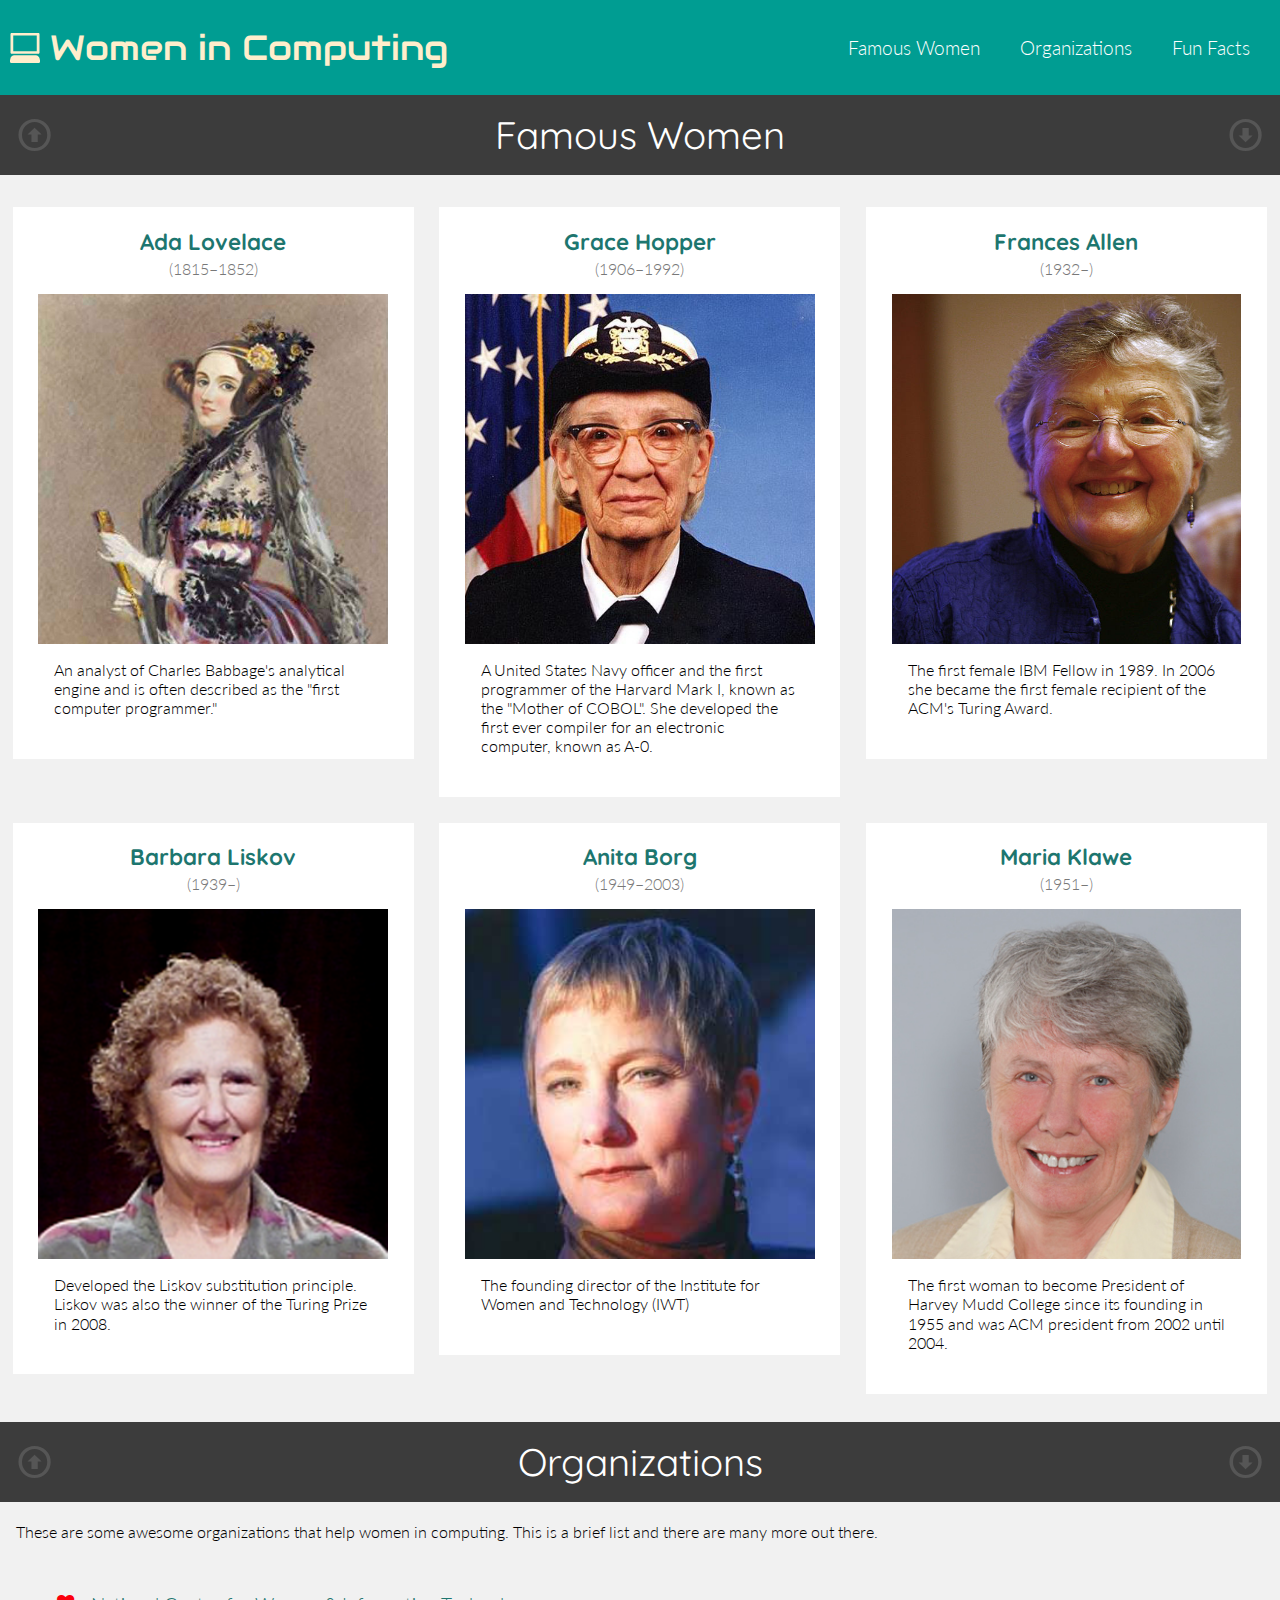
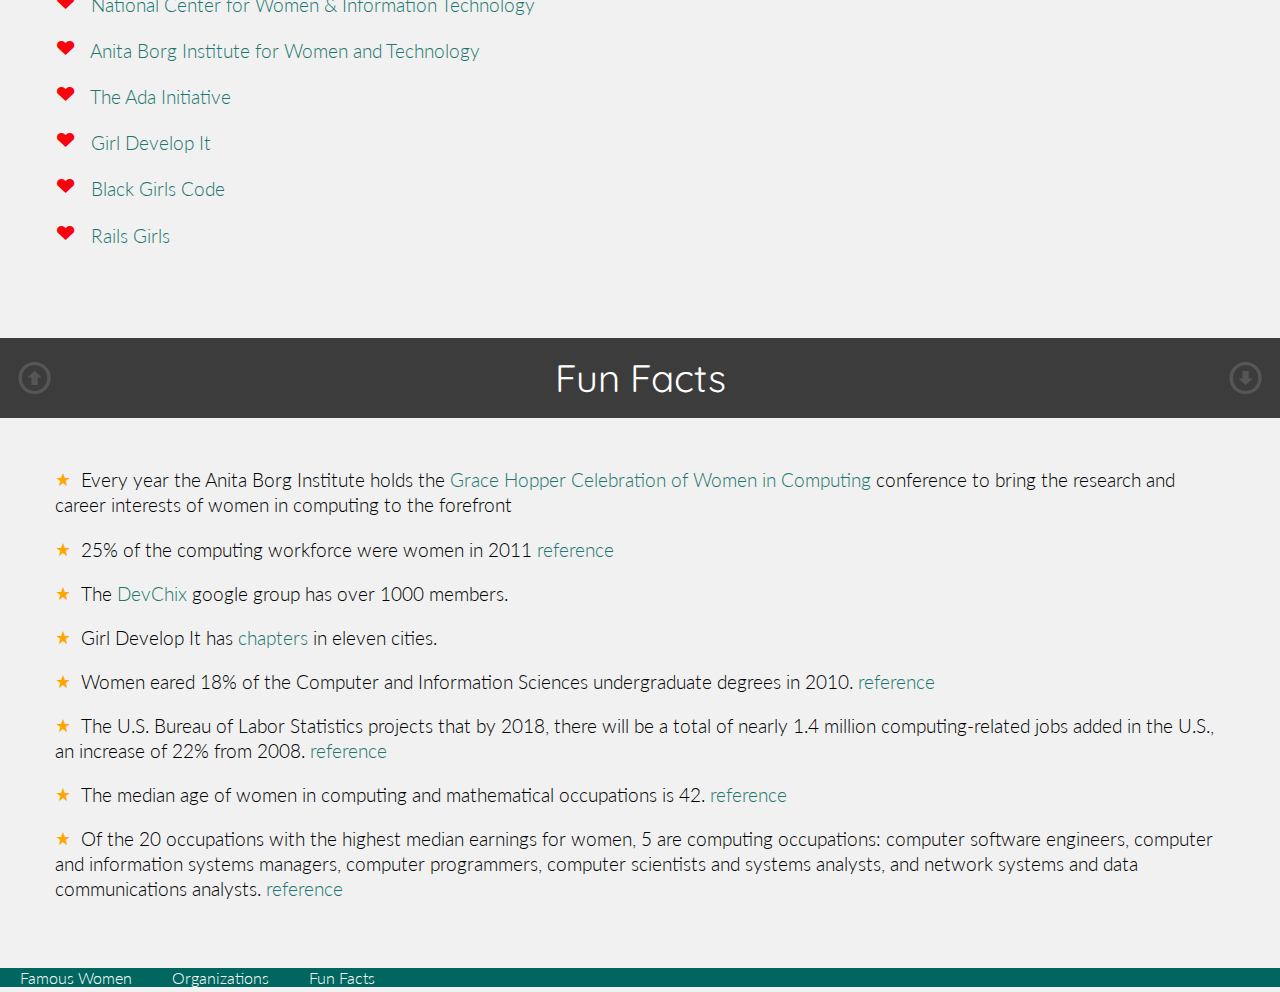
<file: unit1_projects/class1/class1/completed/index.html>
<!DOCTYPE HTML PUBLIC "-//W3C//DTD HTML 4.01//EN" "http://www.w3.org/TR/html4/strict.dtd">
<html>
  <head>
    <title>Women in Computing</title>
    <meta http-equiv="Content-Type" content="text/html; charset=utf-8"/>
    <link href='http://fonts.googleapis.com/css?family=Audiowide|Quicksand:300,400,700|Lato:100,300,400,700,900,100italic,300italic,400italic,700italic,900italic' rel='stylesheet' type='text/css'/>
    <link rel="stylesheet" type="text/css" href="stylesheets/reset.css" />
    <link rel="stylesheet" type="text/css" href="stylesheets/styles.css" charset="utf-8"/>
  </head>
  <body>
    <header>
      <h1>Women in Computing</h1>
      <nav>
        <ul>
          <li>
            <a href="#famous">Famous Women</a>
          </li>
          <li>
            <a href="#organizations">Organizations</a>
          </li>
          <li>
            <a href="#facts">Fun Facts</a>
          </li>
        </ul>
      </nav>
    </header>

    <div id="main">
      <section id="famous">
        <a name="famous"></a>
        <h2>Famous Women</h2>
        <a class="jump up" href="#">&igrave;</a>
        <a class="jump down" href="#organizations">&iacute;</a>
        <div class = "wrapper">
          <article class = "woman">
            <h3>
              <a href="http://en.wikipedia.org/wiki/Ada_Lovelace">Ada Lovelace</a>
            </h3>

            <h4>(1815&ndash;1852)</h4>
            <img src="images/ada_lovelace.jpg" alt="Ada Lovelace" />
            <p>An analyst of Charles Babbage's analytical engine and is often
              described as the "first computer programmer."</p>
          </article>
          <article class = "woman">
            <h3>
              <a href="http://en.wikipedia.org/wiki/Grace_Hopper">Grace Hopper</a>
            </h3>
            <h4>(1906&ndash;1992)</h4>
            <img src="images/grace_hopper.jpg" alt ="Grace Hopper" />
            <p>A United States Navy officer and the first programmer of the
              Harvard Mark I, known as the "Mother of COBOL". She developed the
              first ever compiler for an electronic computer, known as A-0.</p>
          </article>
          <article class = "woman">
            <h3>
              <a href="http://en.wikipedia.org/wiki/Frances_E._Allen">Frances Allen</a>
            </h3>
            <h4>(1932&ndash;)</h4>
            <img src="images/frances_allen.jpg" alt="Frances Allen" />
            <p>The first female IBM Fellow in 1989. In 2006 she became the first
              female recipient of the ACM's Turing Award.</p>
          </article>
          <article class="break woman">
            <h3>
              <a href="http://en.wikipedia.org/wiki/Barbara_Liskov">Barbara Liskov</a>
            </h3>
            <h4>(1939&ndash;)</h4>
            <img src="images/barbara_liskov.png" alt="Barbara Liskov" />
            <p>Developed the Liskov substitution principle. Liskov was also the
              winner of the Turing Prize in 2008.</p>
          </article>
          <article class = "woman">
            <h3>
              <a href="http://en.wikipedia.org/wiki/Anita_Borg">Anita Borg</a>
            </h3>
            <h4>(1949&ndash;2003)</h4>
            <img src="images/anita_borg.jpg" alt="Anita Borg" />
            <p>The founding director of the Institute for Women and Technology
              (IWT)</p>
          </article>
          <article class = "woman">
            <h3>
              <a href="http://en.wikipedia.org/wiki/Maria_Klawe">Maria Klawe</a>
            </h3>
            <h4>(1951&ndash;)</h4>
            <img src="images/maria_klawe.jpg" alt="Maria Klawe" />
            <p>The first woman to become President of Harvey Mudd College since
              its founding in 1955 and was ACM president from 2002 until 2004.</p>
          </article>
        </div>
      </section>

      <section id="organizations">
        <a name="organizations"></a>
        <h2>Organizations</h2>
        <a class="jump up" href="#famous">&igrave;</a>
        <a class="jump down" href="#facts">&iacute;</a>
        <div class = "wrapper">
          <p>These are some awesome organizations that help women in computing.
            This is a brief list and there are many more out there.</p>

          <ul>
            <li>
              <a href="http://www.ncwit.org/">National Center for Women & Information Technology</a>
              <img src="images/logos/ncwit.png" alt="National Center for Women & Information Technology logo" />
            </li>
            <li>
              <a href="http://anitaborg.org/">Anita Borg Institute for Women and Technology</a>
              <img src="images/logos/anitaborg.gif" alt="Anita Borg Institute for Women and Technology logo" />
            </li>
            <li>
              <a href="http://adainitiative.org/">The Ada Initiative</a>
              <img src="images/logos/adainitiative.png" alt="The Ada Initiative logo" />
            </li>
            <li>
              <a href="http://girldevelopit.com/">Girl Develop It</a>
              <img src="images/logos/gdi.png" alt="Girl Develop It logo" />
            </li>
            <li>
              <a href="http://www.blackgirlscode.com/">Black Girls Code</a>
              <img src="images/logos/blackgirlscode.jpg" alt="Black Girls Code logo" />
            </li>
            <li>
              <a href="http://railsgirls.com/">Rails Girls</a>
              <img src="images/logos/railsgirls.png" alt="Rails Girls logo" />
            </li>
          </ul>
        </div>
      </section>

      <section id="facts">
        <a name="facts"></a>
        <h2>Fun Facts</h2>
        <a class="jump up" href="#organizations">&igrave;</a>
        <a class="jump down" href="#bottom">&iacute;</a>
        <div class = "wrapper">
          <ul>
            <li>Every year the Anita Borg Institute holds the
              <a href="http://anitaborg.org/initiatives/ghc/">Grace Hopper
              Celebration of Women in Computing</a> conference to bring the
              research and career interests of women in computing to the
              forefront</li>
            <li>25% of the computing workforce were women in 2011
              <a href="http://www.bls.gov/cps/cpsaat11.htm">reference</a></li>
            <li>The <a href="https://twitter.com/DevChix">DevChix</a> google group has over 1000 members.</li>
            <li>Girl Develop It has <a href="http://girldevelopit.com/chapters">chapters</a> in eleven cities.</li>
            <li>Women eared 18% of the Computer and Information Sciences
              undergraduate degrees in 2010. <a href="http://www.ncwit.org/sites/default/files/resources/2012bythenumbers_web.pdf">
              reference</a></li>
            <li>The U.S. Bureau of Labor Statistics projects that by 2018, there
              will be a total of nearly 1.4 million computing-related jobs added
              in the U.S., an increase of 22% from 2008.
              <a href="http://www.ncwit.org/sites/default/files/resources/scorecard2010_printversion_web.pdf">reference</a></li>
            <li>The median age of women in computing and mathematical occupations
              is 42. <a href="http://www.ncwit.org/blog/did-you-know-demographics-technical-women">reference</a></li>
            <li>Of the 20 occupations with the highest median earnings for women,
              5 are computing occupations: computer software engineers, computer
              and information systems managers, computer programmers, computer
              scientists and systems analysts, and network systems and data
              communications analysts. <a href="http://www.ncwit.org/blog/did-you-know-demographics-technical-women">reference</a></li>
          </ul>
        </div>
      </section>
    </div>

    <footer>
      <nav>
        <ul>
          <li>
            <a href="#famous">Famous Women</a>
          </li>
          <li>
            <a href="#organizations">Organizations</a>
          </li>
          <li>
            <a href="#facts">Fun Facts</a>
          </li>
        </ul>
      </nav>
    </footer>
    <a name="bottom"></a>
  </body>
</html>
</file>
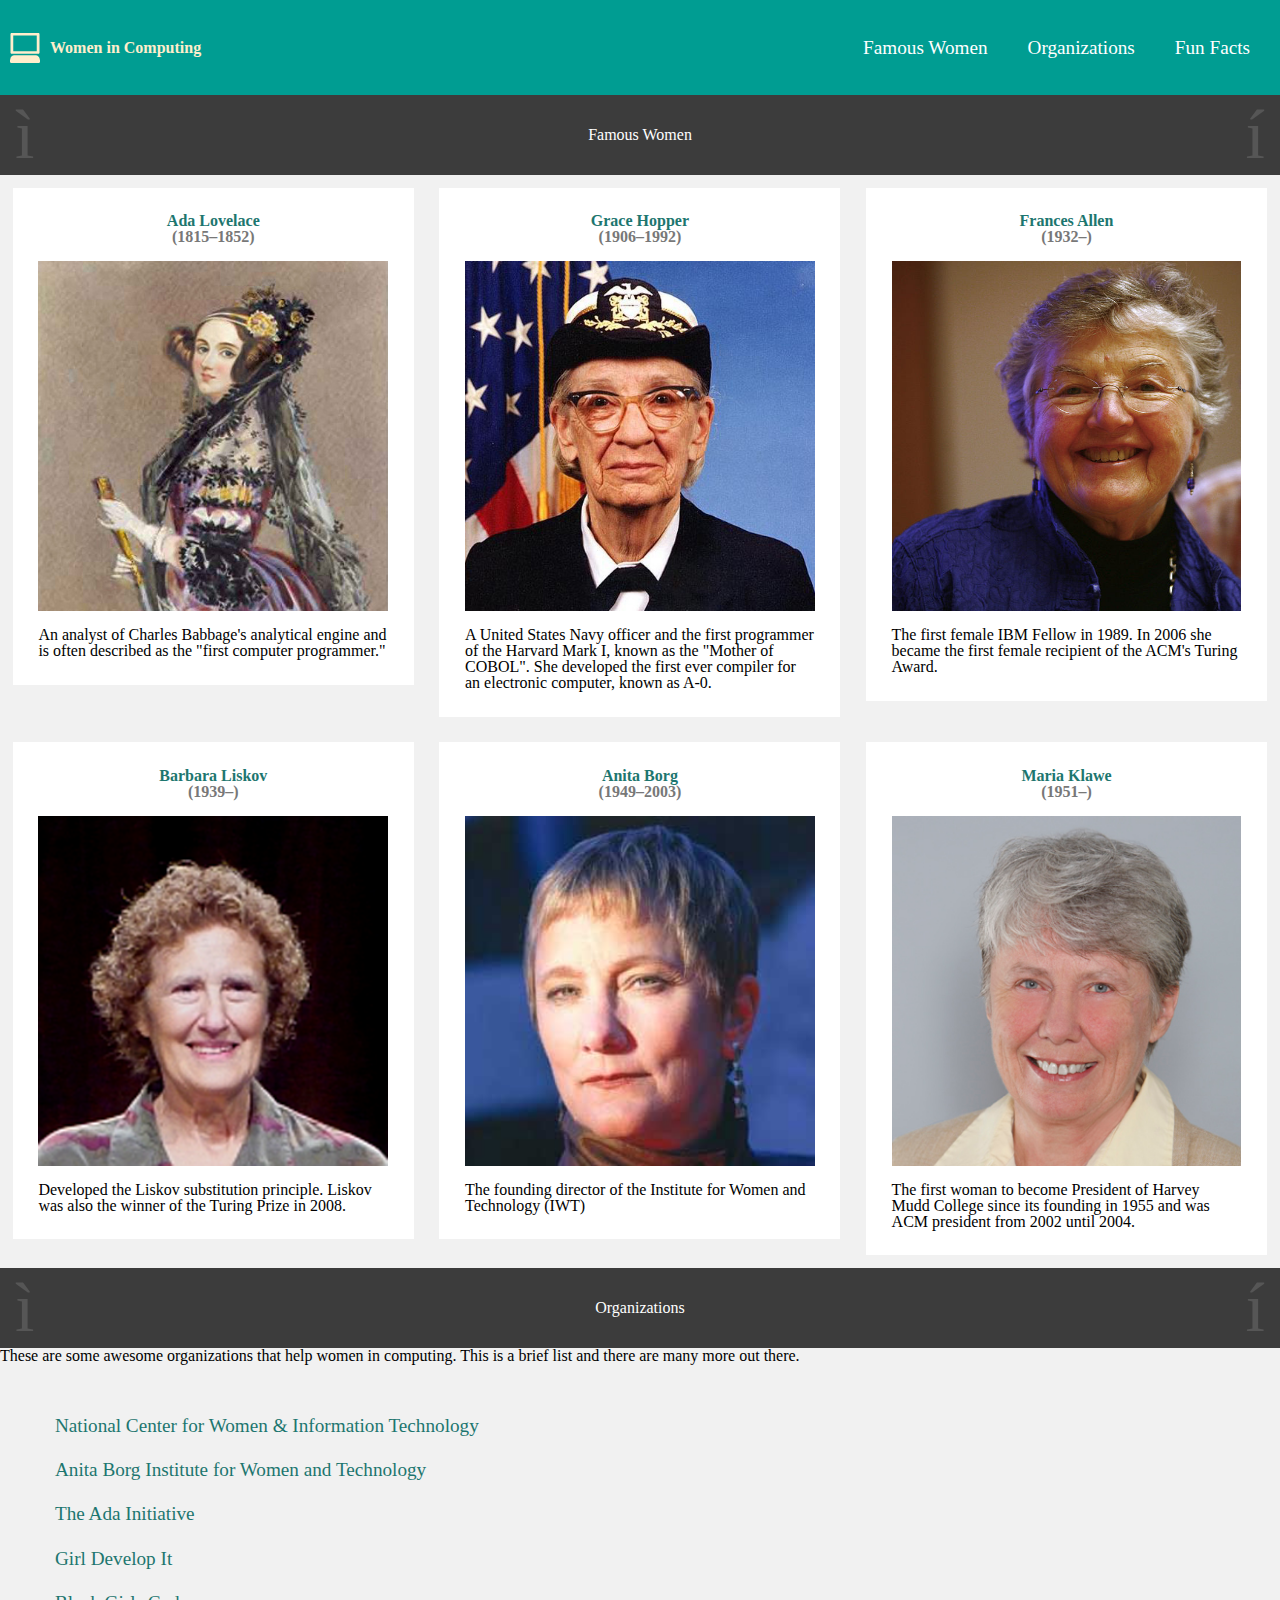
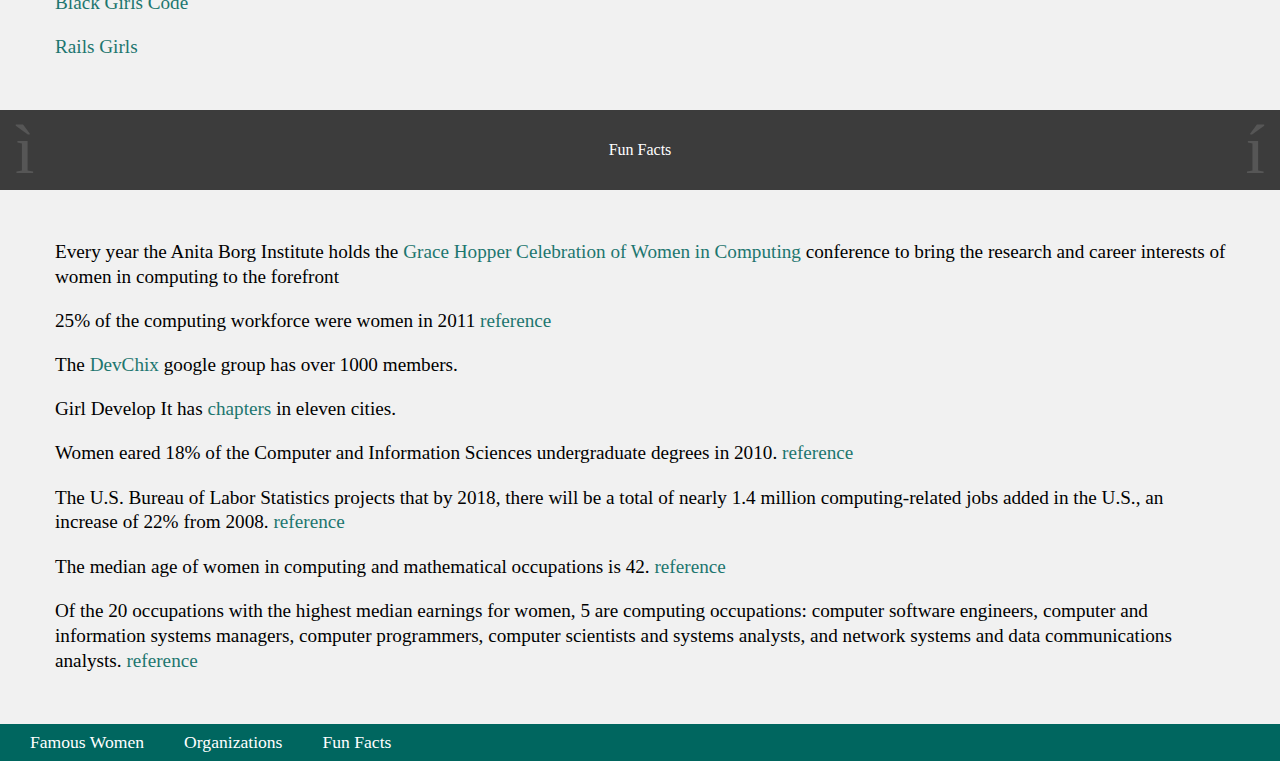
<file: unit1_projects/class1/class1/practice/index.html>
<!DOCTYPE HTML PUBLIC "-//W3C//DTD HTML 4.01//EN" "http://www.w3.org/TR/html4/strict.dtd">
<html>
  <head>
    <title>Women in Computing</title>
    <meta http-equiv="Content-Type" content="text/html; charset=utf-8"/>
    <link rel="stylesheet" type="text/css" href="stylesheets/styles.css" charset="utf-8"/>
    <link rel="stylesheet" type="text/css" href="stylesheets/reset.css" charset="utf-8"/>
  <body>
      <div id="header">
        <h1>Women in Computing</h1>
        <div class="nav">
          <ul>
            <li>
              <a href="#famous">Famous Women</a>
            </li>
            <li>
              <a href="#organizations">Organizations</a>
            </li>
            <li>
              <a href="#facts">Fun Facts</a>
            </li>
          </ul>
        </div>
      </div>

      <div id="main">
        <div id="famous">
          <a name="famous"></a>
          <h2>Famous Women</h2>
          <a class="jump up" href="#">&igrave;</a>
          <a class="jump down" href="#organizations">&iacute;</a>
          <div class ="wrapper">
            <div class = "woman">
              <h3>
                <a href="http://en.wikipedia.org/wiki/Ada_Lovelace">Ada Lovelace</a>
              </h3>

              <h4>(1815&ndash;1852)</h4>
              <img src="images/ada_lovelace.jpg" alt="Ada Lovelace" />
              <p>An analyst of Charles Babbage's analytical engine and is often
                described as the "first computer programmer."</p>
            </div>
            <div class = "woman">
              <h3>
                <a href="http://en.wikipedia.org/wiki/Grace_Hopper">Grace Hopper</a>
              </h3>
              <h4>(1906&ndash;1992)</h4>
              <img src="images/grace_hopper.jpg" alt ="Grace Hopper" />
              <p>A United States Navy officer and the first programmer of the
                Harvard Mark I, known as the "Mother of COBOL". She developed the
                first ever compiler for an electronic computer, known as A-0.</p>
            </div>
            <div class = "woman">
              <h3>
                <a href="http://en.wikipedia.org/wiki/Frances_E._Allen">Frances Allen</a>
              </h3>
              <h4>(1932&ndash;)</h4>
              <img src="images/frances_allen.jpg" alt="Frances Allen" />
              <p>The first female IBM Fellow in 1989. In 2006 she became the first
                female recipient of the ACM's Turing Award.</p>
            </div>
            <div class="break woman">
              <h3>
                <a href="http://en.wikipedia.org/wiki/Barbara_Liskov">Barbara Liskov</a>
              </h3>
              <h4>(1939&ndash;)</h4>
              <img src="images/barbara_liskov.png" alt="Barbara Liskov" />
              <p>Developed the Liskov substitution principle. Liskov was also the
                winner of the Turing Prize in 2008.</p>
            </div>
            <div class = "woman">
              <h3>
                <a href="http://en.wikipedia.org/wiki/Anita_Borg">Anita Borg</a>
              </h3>
              <h4>(1949&ndash;2003)</h4>
              <img src="images/anita_borg.jpg" alt="Anita Borg" />
              <p>The founding director of the Institute for Women and Technology
                (IWT)</p>
            </div>
            <div class = "woman">
              <h3>
                <a href="http://en.wikipedia.org/wiki/Maria_Klawe">Maria Klawe</a>
              </h3>
              <h4>(1951&ndash;)</h4>
              <img src="images/maria_klawe.jpg" alt="Maria Klawe" />
              <p>The first woman to become President of Harvey Mudd College since
                its founding in 1955 and was ACM president from 2002 until 2004.</p>
            </div>
          </div>
        </div>

        <div id="organizations">
          <a name="organizations"></a>
          <h2>Organizations</h2>
          <a class="jump up" href="#famous">&igrave;</a>
          <a class="jump down" href="#facts">&iacute;</a>
          <div class = "wrapper">
            <p>These are some awesome organizations that help women in computing.
              This is a brief list and there are many more out there.</p>

            <ul>
              <li>
                <a href="http://www.ncwit.org/">National Center for Women &amp; Information Technology</a>
                <img src="images/logos/ncwit.png" alt="National Center for Women &amp; Information Technology logo" />
              </li>
              <li>
                <a href="http://anitaborg.org/">Anita Borg Institute for Women and Technology</a>
                <img src="images/logos/anitaborg.gif" alt="Anita Borg Institute for Women and Technology logo" />
              </li>
              <li>
                <a href="http://adainitiative.org/">The Ada Initiative</a>
                <img src="images/logos/adainitiative.png" alt="The Ada Initiative logo" />
              </li>
              <li>
                <a href="http://girldevelopit.com/">Girl Develop It</a>
                <img src="images/logos/gdi.png" alt="Girl Develop It logo" />
              </li>
              <li>
                <a href="http://www.blackgirlscode.com/">Black Girls Code</a>
                <img src="images/logos/blackgirlscode.jpg" alt="Black Girls Code logo" />
              </li>
              <li>
                <a href="http://railsgirls.com/">Rails Girls</a>
                <img src="images/logos/railsgirls.png" alt="Rails Girls logo" />
              </li>
            </ul>
          </div>
        </div>

        <div id="facts">
          <a name="facts"></a>
          <h2>Fun Facts</h2>
          <a class="jump up" href="#organizations">&igrave;</a>
          <a class="jump down" href="#bottom">&iacute;</a>
          <div class = "wrapper">
            <ul>
              <li>Every year the Anita Borg Institute holds the
                <a href="http://anitaborg.org/initiatives/ghc/">Grace Hopper
                Celebration of Women in Computing</a> conference to bring the
                research and career interests of women in computing to the
                forefront</li>
              <li>25% of the computing workforce were women in 2011
                <a href="http://www.bls.gov/cps/cpsaat11.htm">reference</a></li>
              <li>The <a href="https://twitter.com/DevChix">DevChix</a> google group has over 1000 members.</li>
              <li>Girl Develop It has <a href="http://girldevelopit.com/chapters">chapters</a> in eleven cities.</li>
              <li>Women eared 18% of the Computer and Information Sciences
                undergraduate degrees in 2010. <a href="http://www.ncwit.org/sites/default/files/resources/2012bythenumbers_web.pdf">
                reference</a></li>
              <li>The U.S. Bureau of Labor Statistics projects that by 2018, there
                will be a total of nearly 1.4 million computing-related jobs added
                in the U.S., an increase of 22% from 2008.
                <a href="http://www.ncwit.org/sites/default/files/resources/scorecard2010_printversion_web.pdf">reference</a></li>
              <li>The median age of women in computing and mathematical occupations
                is 42. <a href="http://www.ncwit.org/blog/did-you-know-demographics-technical-women">reference</a></li>
              <li>Of the 20 occupations with the highest median earnings for women,
                5 are computing occupations: computer software engineers, computer
                and information systems managers, computer programmers, computer
                scientists and systems analysts, and network systems and data
                communications analysts. <a href="http://www.ncwit.org/blog/did-you-know-demographics-technical-women">reference</a></li>
            </ul>
            </div>
        </div>
      </div>
      <div id="footer">
        <div class="nav">
          <ul>
            <li>
              <a href="#">Famous Women</a>
            </li>
            <li>
              <a href="#">Organizations</a>
            </li>
            <li>
              <a href="#">Fun Facts</a>
            </li>
          </ul>
        </div>
      </div>
      <a name="bottom"></a>
  </body>
</html>
</file>
<file: unit1_projects/class1/class1/completed/stylesheets/styles.css>
/* General Styles */
body {
  background-color: rgb(241, 241, 241);
  font-family: 'Lato', Arial, sans-serif;
  font-size: 16px;
  font-weight: 300;
  line-height: 1.2em;
  margin: 0px auto;
  min-width: 960px;
  width: 100%;
}

p {
  margin: 1em;
}

a {
  color: #1D766F;
  text-decoration: none;
}
a:hover {
  color: #BC2F36;
}

h1 {
  font-family: 'Audiowide', cursive;
  font-size: 2.2em;
  float: left;
  line-height: 75px;
}

h2 {
  background-color: rgb(60, 60, 60);
  color: #FFF;
  font-family: 'Quicksand', sans-serif;
  font-size: 2.4em;
  font-weight: 400;
  line-height: 80px;
  margin: 0 0 0.5em 0;
  text-align: center;
}

h3 {
  font-family: 'Quicksand', sans-serif;
  font-size: 1.4em;
  font-weight: 700;
  margin: 0 0 0.3em 0;
  text-align: center;
}

h4 {
  color: rgb(120, 120, 120);
  font-size: 1em;
  text-align: center;
}


/* Navigation */
nav li {
  float: left;
}
nav li a {
  color: #fff;
  margin: 0 10px;
  padding: 5px 10px;
  text-decoration: none;
}
nav li a:hover {
  color: #FB000D;
}

.jump {
  color: #565656;
  font-family: 'EntypoRegular';
  font-size: 70px;
  line-height: 80px;
  position: absolute;
  text-decoration: none;
  top: 0;
}
.jump.up {
  left: 15px;
}
.jump.down {
  right: 15px;
}
.jump:hover {
  color: #BC2F36;
}


/* Header */
header {
  background-color: #009D92;
  padding: 10px;
}
header h1 {
  color: #FFEECC;
  background: url('../images/icons/it.png') no-repeat 0 50%;
  padding-left: 40px;
}
header nav {
  float: right;
  font-size: 1.2em;
  margin-left: 20px;
}
header nav li {
  line-height: 75px;
}
header nav a:hover {
  background-color: #fff;
}

header:after {
  /* clearfix hack */
  content: "";
  display: table;
  clear: both;
}


/* Main */
#main section {
  margin-bottom: 1em;
  position: relative;
}
#main div.wrapper{
    width: 100%;
    max-width:1400px;
    margin: 0 auto;
}


#main section:after {
  /* clearfix hack */
  content: "";
  display: table;
  clear: both;
}


/* Famous Women */
#famous article.woman {
  background-color: white;
  float: left;
  min-height: 250px;
  margin: 1%;
  padding: 2%;
  width: 27.33%;
}

#famous article.break {
  clear: both;
}

#famous article img {
  display: block;
  margin: 1em auto;
  width: 100%;
}


/* Organizations */
#organizations {
  clear: both;
  height: 500px;
}

#organizations ul {
  margin: 50px;
  position: relative;
}
#organizations ul li {
  font-size: 1.2em;
  line-height: 1.3em;
  margin-bottom: 1em;
  padding-left: 5px;
  max-width: 50%;
}
#organizations ul li:before {
  color: #FB000D;
  content: '6';
  font-family: 'EntypoRegular';
  font-size: 40px;
  padding-right: 10px;
}

#organizations img {
  position: absolute;
  right: 20px;
  top: 0;
  display: none;
  max-width: 40%;
}
#organizations li:hover img {
  display: block;
}


/* Fun Facts */
#facts ul {
  margin: 50px;
}
#facts ul li {
  font-size: 1.2em;
  line-height: 1.3em;
  margin-bottom: 1em;
  padding-left: 5px;
}
#facts ul li:before {
  color: #FFA700;
  content: '7';
  font-family: 'EntypoRegular';
  font-size: 30px;
  padding-right: 10px;
}
#facts ul li:hover:before {
  color: #FF6F00;
}


/* Footer */
footer {
  background-color: #00665F;
}

footer .nav {
  float: left;
  font-size: 1.1em;
  margin: 10px;
}

footer nav a:hover {
  color: #FFEECC;
}

footer:after {
  /* clearfix hack */
  content: "";
  display: table;
  clear: both;
}


/* Fonts */
@font-face {
  font-family: 'EntypoRegular';
  src: url('font/Entypo-webfont.eot');
  src: url('font/Entypo-webfont.eot?#iefix') format('embedded-opentype'),
       url('font/Entypo-webfont.woff') format('woff'),
       url('font/Entypo-webfont.ttf') format('truetype'),
       url('font/Entypo-webfont.svg#EntypoRegular') format('svg');
  font-weight: normal;
  font-style: normal;
}
</file>
<file: unit1_projects/class1/class1/practice/stylesheets/styles.css>
/* General Styles */
body {
  background-color: rgb(241, 241, 241);
  font-size: 16px;
  font-weight: 300;
  line-height: 1.2em;
  margin: 0px auto;
  min-width: 960px;
  width: 100%;
  font-family: 'Consalas';
}

p {
  margin: 1em;
}

a {
  color: #1D766F;
  text-decoration: none;
}

h1 {
  font-size: 2.2em;
  float: left;
  line-height: 75px;
}

h2 {
  background-color: rgb(60, 60, 60);
  color: #FFF;
  font-size: 2.4em;
  font-weight: 400;
  line-height: 80px;
  margin: 0 0 0.5em 0;
  text-align: center;
}

h3 {
  font-size: 1.4em;
  font-weight: 700;
  margin: 0 0 0.3em 0;
  text-align: center;
}

h4 {
  color: rgb(120, 120, 120);
  font-size: 1em;
  text-align: center;
}

/* Navigation */
.nav li {
  float: left;
}
.nav a {
  color: #fff;
  margin: 0 10px;
  padding: 5px 10px;
  text-decoration: none;
}

.jump {
  color: #565656;
  font-size: 70px;
  line-height: 80px;
  position: absolute;
  text-decoration: none;
  top: 0;
}
.jump.up {
  left: 15px;
}
.jump.down {
  right: 15px;
}


/* Header */
#header {
  background-color: #009D92;
  padding: 10px;
}
#header h1 {
  color: #FFEECC;
  background: url('../images/icons/it.png') no-repeat 0 50%;
  padding-left: 40px;
}
#header .nav {
  float: right;
  font-size: 1.2em;
  margin-left: 20px;
}
#header .nav li {
  line-height: 75px;
}

#header:after {
  /* clearfix hack */
  content: "";
  display: table;
  clear: both;
}


/* Main */
#main div {
  margin-bottom: 1em;
  position: relative;
}
#main div.wrapper{
    width: 100%;
    max-width:1400px;
    margin: 0 auto;
}

#main section:after {
  /* clearfix hack */
  content: "";
  display: table;
  clear: both;
}


/* Famous Women */
#famous div.woman {
  background-color: white;
  float: left;
  min-height: 250px;
  margin: 1%;
  padding: 2%;
  width: 27.33%;
}

#famous div.break {
  clear: both;
}

#famous div img {
  display: block;
  margin: 1em auto;
  width: 100%;
}


/* Organizations */
#organizations {
  clear: both;
}

#organizations ul {
  margin: 50px;
  position: relative;
}
#organizations ul li {
  font-size: 1.2em;
  line-height: 1.3em;
  margin-bottom: 1em;
  padding-left: 5px;
  max-width: 50%;
}
#organizations img {
  position: absolute;
  right: 20px;
  top: 0;
  display: none;
  max-width: 40%;
}
#organizations li:hover img {
  display: block;
}

/* Fun Facts */
#facts ul {
  margin: 50px;
}
#facts ul li {
  font-size: 1.2em;
  line-height: 1.3em;
  margin-bottom: 1em;
  padding-left: 5px;
}



/* Footer */
#footer {
  background-color: #00665F;
}

#footer .nav {
  float: left;
  font-size: 1.1em;
  margin: 10px;
}

#footer:after {
  /* clearfix hack */
  content: "";
  display: table;
  clear: both;
}

a:hover {
  color: #FF0000;
}
</file>
